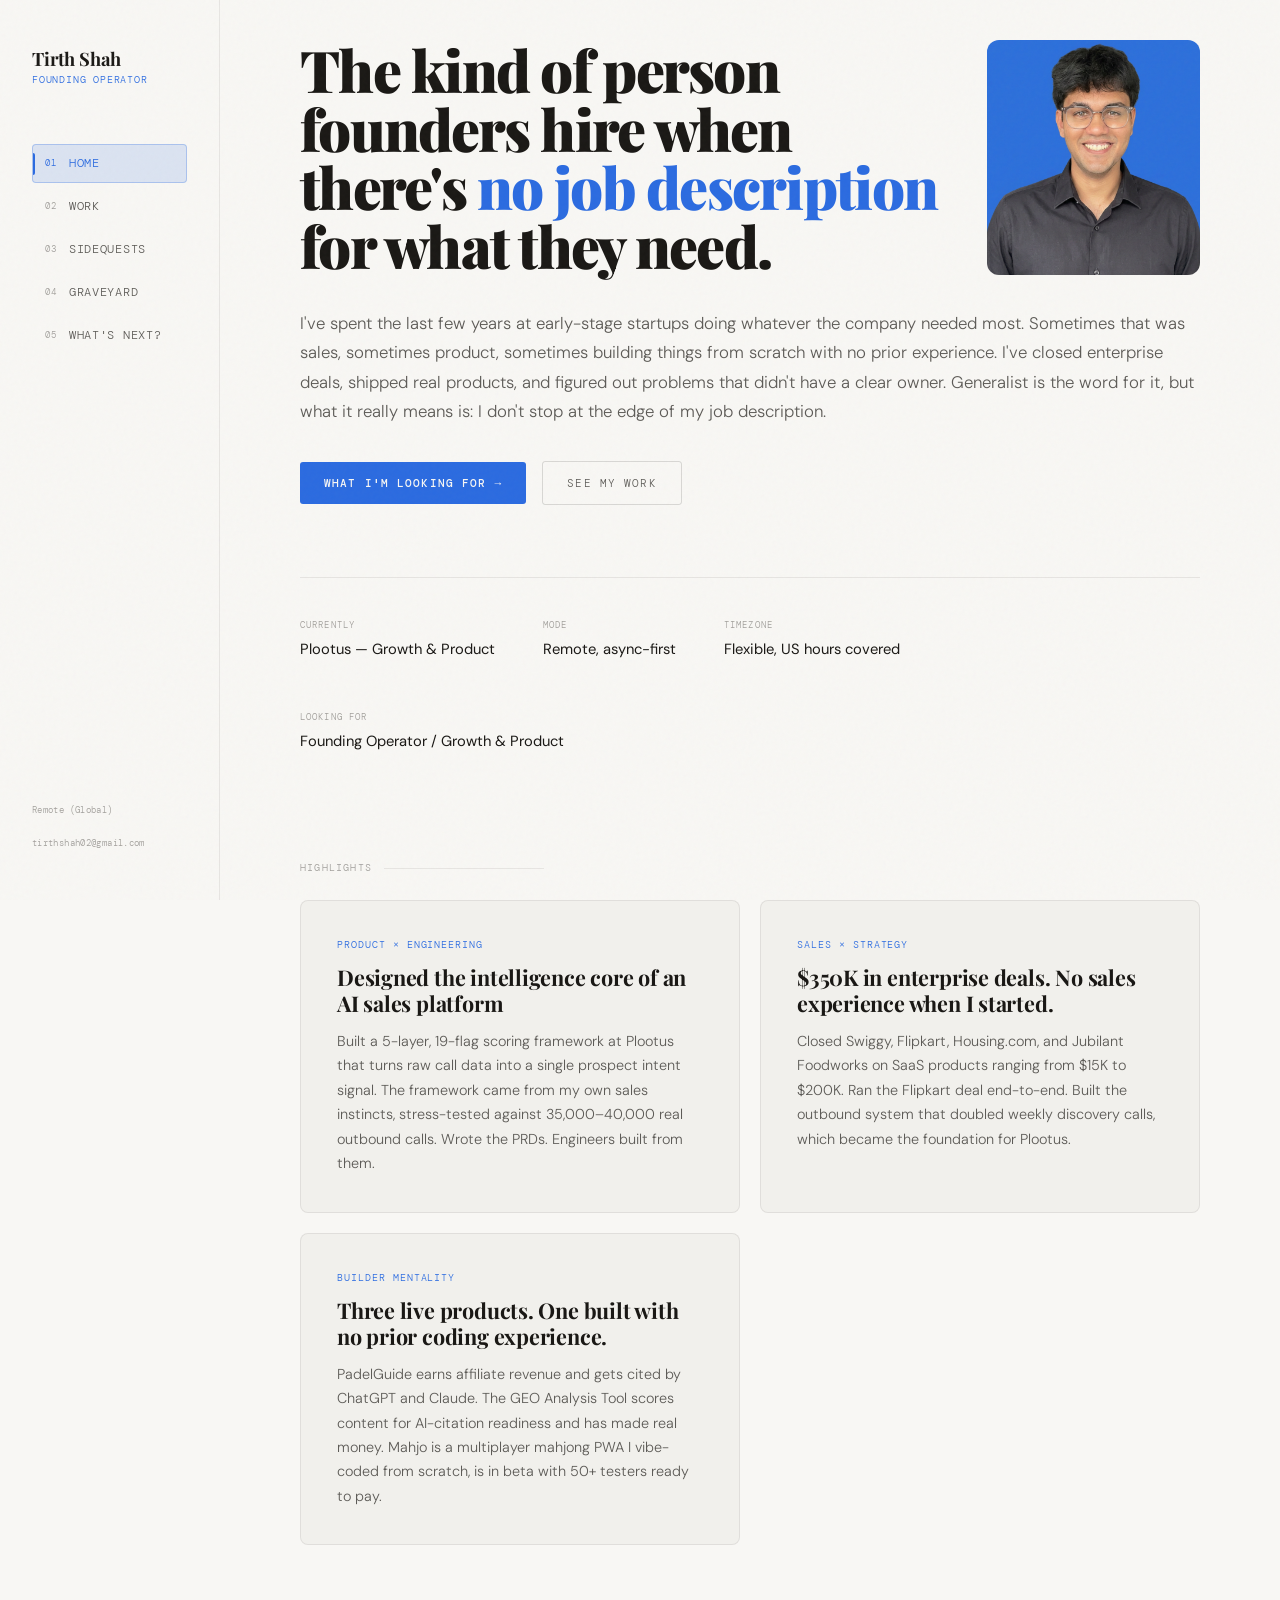
<file: index.html>
<!DOCTYPE html>
<html lang="en">
<head>
  <meta charset="UTF-8" />
  <meta name="viewport" content="width=device-width, initial-scale=1.0" />
  <title>Tirth Shah — Founding Operator</title>
  <meta name="description" content="Tirth Shah. Generalist operator. Builder. Based in Mumbai, working with early-stage US startups." />
  <link rel="stylesheet" href="style.css" />
</head>
<body>

<button class="mobile-nav-toggle" aria-label="Toggle navigation">Menu</button>
<div class="nav-backdrop"></div>

<div class="site-wrap">

  <nav class="site-nav" aria-label="Main navigation">
    <div class="nav-logo">
      <span class="nav-logo__name">Tirth Shah</span>
      <span class="nav-logo__role">Founding Operator</span>
    </div>
    <ul class="nav-links" role="list">
      <li><a href="index.html" class="active"><span class="nav-num">01</span> Home</a></li>
      <li><a href="work.html"><span class="nav-num">02</span> Work</a></li>
      <li><a href="bets.html"><span class="nav-num">03</span> Sidequests</a></li>
      <li><a href="graveyard.html"><span class="nav-num">04</span> Graveyard</a></li>
      <li><a href="now.html"><span class="nav-num">05</span> What's next?</a></li>
    </ul>
    <div class="nav-footer">
      Remote (Global)<br /><br />
      <a href="mailto:tirthshah02@gmail.com">tirthshah02@gmail.com</a>
    </div>
  </nav>

  <main class="site-main">

    <section class="hero">

      <div class="hero-top fade-up fade-up-2">
        <div class="hero-top__left">
          <h1 class="hero-headline">
            The kind of person founders hire when<br />there's <span class="accent-word">no job description</span> for what they need.
          </h1>
        </div>
        <div class="hero-top__right">
          <img src="photo.png" alt="Tirth Shah" class="hero-photo" />
        </div>
      </div>

      <p class="hero-body fade-up fade-up-3">
        I've spent the last few years at early-stage startups doing whatever the company needed most.
        Sometimes that was sales, sometimes product, sometimes building things from scratch with no
        prior experience. I've closed enterprise deals, shipped real products, and figured out problems
        that didn't have a clear owner. Generalist is the word for it, but what it really means is:
        I don't stop at the edge of my job description.
      </p>

      <div class="hero-actions fade-up fade-up-4">
        <a href="now.html" class="btn btn-primary">What I'm looking for →</a>
        <a href="work.html" class="btn btn-ghost">See my work</a>
      </div>

      <div class="hero-credentials fade-up fade-up-5">
        <div class="credential">
          <span class="credential__label">Currently</span>
          <span class="credential__value">Plootus — Growth &amp; Product</span>
        </div>
        <div class="credential">
          <span class="credential__label">Mode</span>
          <span class="credential__value">Remote, async-first</span>
        </div>
        <div class="credential">
          <span class="credential__label">Timezone</span>
          <span class="credential__value">Flexible, US hours covered</span>
        </div>
        <div class="credential">
          <span class="credential__label">Looking for</span>
          <span class="credential__value">Founding Operator / Growth &amp; Product</span>
        </div>
      </div>
    </section>

    <!-- ── QUICK PROOF ── -->
    <section class="section">
      <p class="section-label">Highlights</p>
      <div class="card-grid">

        <div class="card">
          <p class="card-tag">Product × Engineering</p>
          <h3 class="card-title">Designed the intelligence core of an AI sales platform</h3>
          <p class="card-body">
            Built a 5-layer, 19-flag scoring framework at Plootus that turns raw call data
            into a single prospect intent signal. The framework came from my own sales
            instincts, stress-tested against 35,000–40,000 real outbound calls.
            Wrote the PRDs. Engineers built from them.
          </p>
        </div>

        <div class="card">
          <p class="card-tag">Sales × Strategy</p>
          <h3 class="card-title">$350K in enterprise deals. No sales experience when I started.</h3>
          <p class="card-body">
            Closed Swiggy, Flipkart, Housing.com, and Jubilant Foodworks on SaaS products
            ranging from $15K to $200K. Ran the Flipkart deal end-to-end. Built the outbound
            system that doubled weekly discovery calls, which became the foundation for Plootus.
          </p>
        </div>

        <div class="card">
          <p class="card-tag">Builder mentality</p>
          <h3 class="card-title">Three live products. One built with no prior coding experience.</h3>
          <p class="card-body">
            PadelGuide earns affiliate revenue and gets cited by ChatGPT and Claude.
            The GEO Analysis Tool scores content for AI-citation readiness and has made
            real money. Mahjo is a multiplayer mahjong PWA I vibe-coded from scratch,
            is in beta with 50+ testers ready to pay.
          </p>
        </div>

      </div>
    </section>

  </main>
</div>

<script src="script.js"></script>
</body>
</html>
</file>
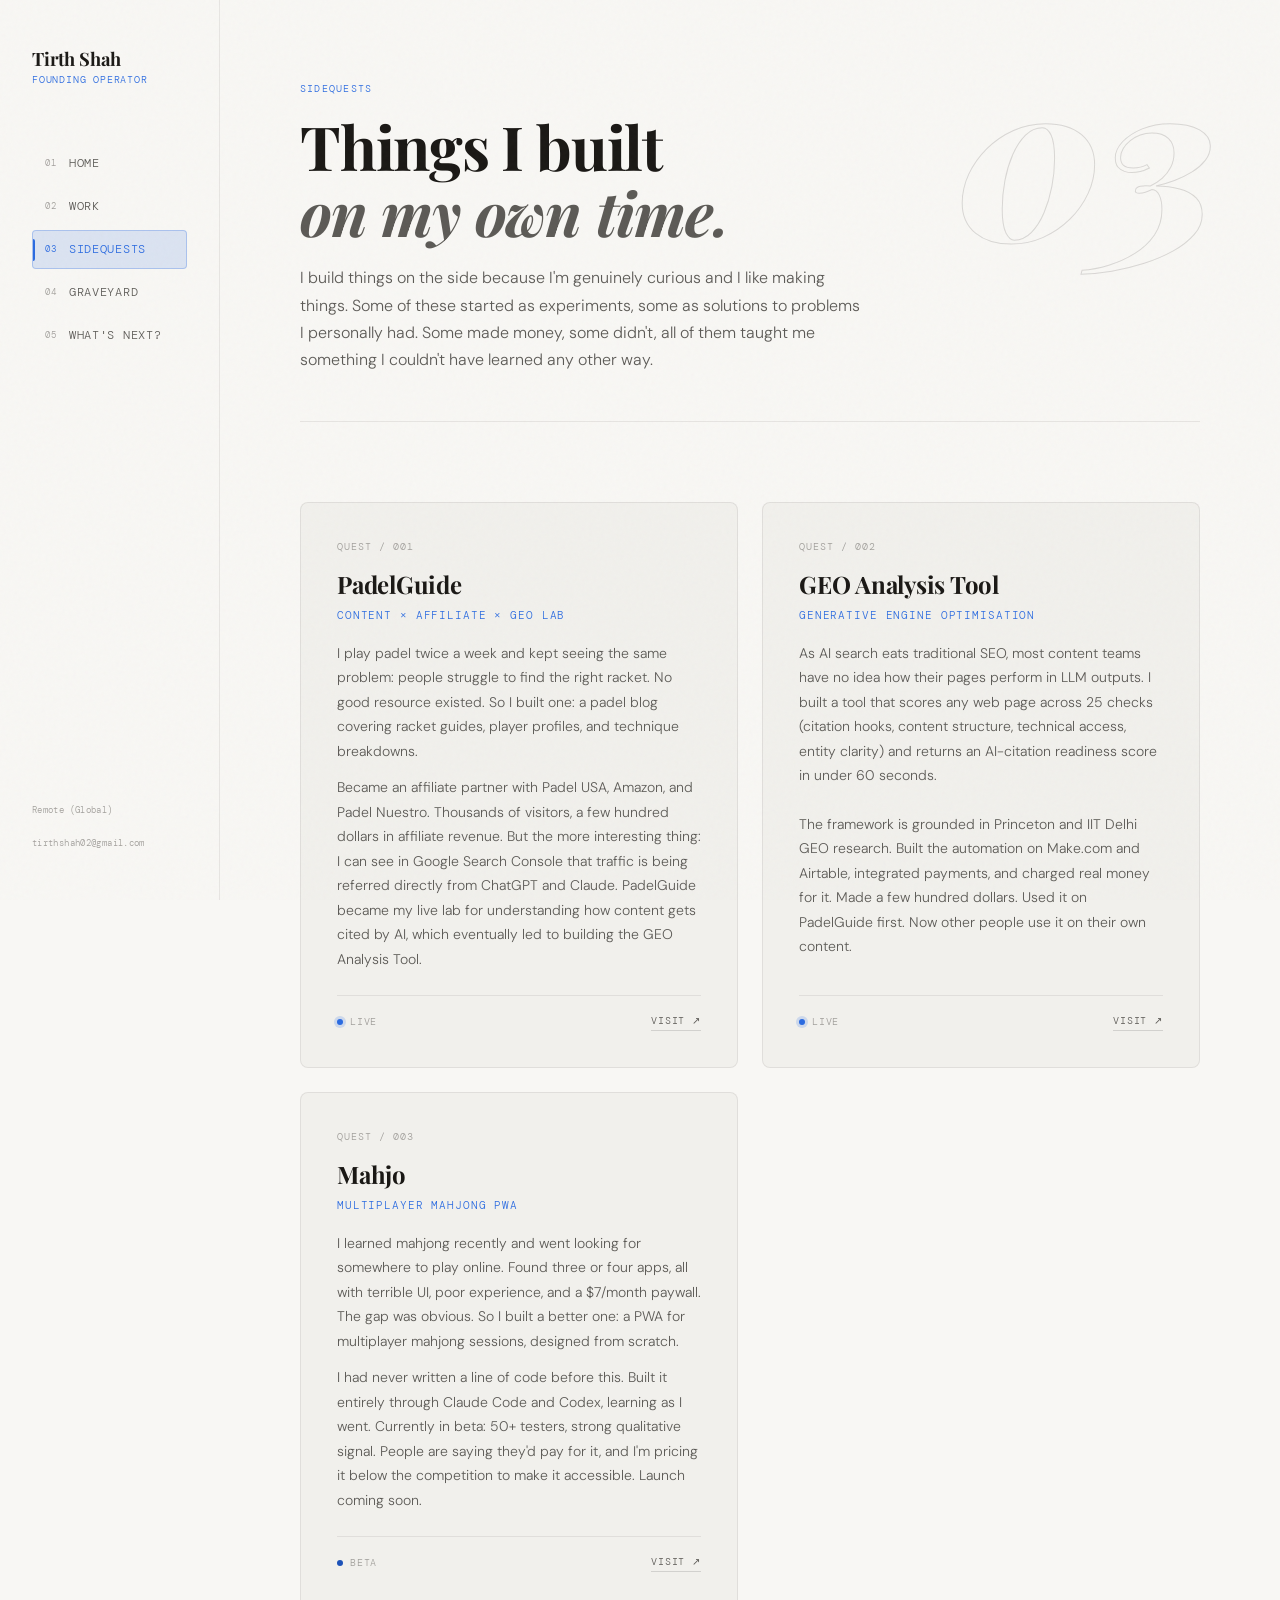
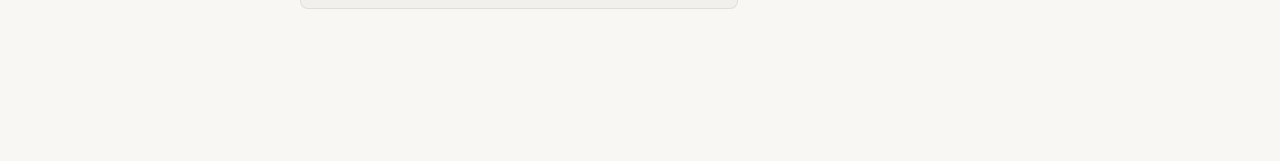
<file: bets.html>
<!DOCTYPE html>
<html lang="en">
<head>
  <meta charset="UTF-8" />
  <meta name="viewport" content="width=device-width, initial-scale=1.0" />
  <title>Sidequests — Tirth Shah</title>
  <meta name="description" content="Tirth Shah's side projects: PadelGuide, Mahjo, and GEO Analysis Tool." />
  <link rel="stylesheet" href="style.css" />
</head>
<body>

<button class="mobile-nav-toggle" aria-label="Toggle navigation">Menu</button>
<div class="nav-backdrop"></div>

<div class="site-wrap">

  <nav class="site-nav" aria-label="Main navigation">
    <div class="nav-logo">
      <span class="nav-logo__name">Tirth Shah</span>
      <span class="nav-logo__role">Founding Operator</span>
    </div>
    <ul class="nav-links" role="list">
      <li><a href="index.html"><span class="nav-num">01</span> Home</a></li>
      <li><a href="work.html"><span class="nav-num">02</span> Work</a></li>
      <li><a href="bets.html" class="active"><span class="nav-num">03</span> Sidequests</a></li>
      <li><a href="graveyard.html"><span class="nav-num">04</span> Graveyard</a></li>
      <li><a href="now.html"><span class="nav-num">05</span> What's next?</a></li>
    </ul>
    <div class="nav-footer">
      Remote (Global)<br /><br />
      <a href="mailto:tirthshah02@gmail.com">tirthshah02@gmail.com</a>
    </div>
  </nav>

  <main class="site-main">

    <header class="page-header fade-up fade-up-1">
      <div class="page-chapter" aria-hidden="true">03</div>
      <p class="page-tag">Sidequests</p>
      <h1 class="page-title">Things I built<br /><em>on my own time.</em></h1>
      <p class="page-subtitle">
        I build things on the side because I'm genuinely curious and I like making things.
        Some of these started as experiments, some as solutions to problems I personally had.
        Some made money, some didn't, all of them taught me something I couldn't have learned
        any other way.
      </p>
    </header>

    <section class="section fade-up fade-up-2">
      <div class="bets-grid">

        <!-- PadelGuide -->
        <div class="bet-card">
          <p class="bet-number">QUEST / 001</p>
          <h2 class="bet-title">PadelGuide</h2>
          <p class="bet-subtitle">Content × Affiliate × GEO Lab</p>
          <p class="bet-body">
            I play padel twice a week and kept seeing the same problem: people struggle to
            find the right racket. No good resource existed. So I built one: a padel blog
            covering racket guides, player profiles, and technique breakdowns.
          </p>
          <p class="bet-body" style="margin-top: 12px;">
            Became an affiliate partner with Padel USA, Amazon, and Padel Nuestro.
            Thousands of visitors, a few hundred dollars in affiliate revenue.
            But the more interesting thing: I can see in Google Search Console that
            traffic is being referred directly from ChatGPT and Claude. PadelGuide
            became my live lab for understanding how content gets cited by AI,
            which eventually led to building the GEO Analysis Tool.
          </p>
          <div class="bet-footer">
            <div class="bet-status">
              <div class="bet-status-dot live"></div>
              Live
            </div>
            <a href="https://padelguide.co" target="_blank" rel="noopener" class="bet-link">Visit ↗</a>
          </div>
        </div>

        <!-- GEO Tool -->
        <div class="bet-card">
          <p class="bet-number">QUEST / 002</p>
          <h2 class="bet-title">GEO Analysis Tool</h2>
          <p class="bet-subtitle">Generative Engine Optimisation</p>
          <p class="bet-body">
            As AI search eats traditional SEO, most content teams have no idea how their
            pages perform in LLM outputs. I built a tool that scores any web page across
            25 checks (citation hooks, content structure, technical access, entity clarity)
            and returns an AI-citation readiness score in under 60 seconds.
          </p>
          <p class="bet-body" style="margin-top: 12px;">
            The framework is grounded in Princeton and IIT Delhi GEO research. Built the
            automation on Make.com and Airtable, integrated payments, and charged real money
            for it. Made a few hundred dollars. Used it on PadelGuide first. Now other
            people use it on their own content.
          </p>
          <div class="bet-footer">
            <div class="bet-status">
              <div class="bet-status-dot live"></div>
              Live
            </div>
            <a href="https://geoanalysistool.com" target="_blank" rel="noopener" class="bet-link">Visit ↗</a>
          </div>
        </div>

        <!-- Mahjo -->
        <div class="bet-card">
          <p class="bet-number">QUEST / 003</p>
          <h2 class="bet-title">Mahjo</h2>
          <p class="bet-subtitle">Multiplayer Mahjong PWA</p>
          <p class="bet-body">
            I learned mahjong recently and went looking for somewhere to play online.
            Found three or four apps, all with terrible UI, poor experience, and a $7/month
            paywall. The gap was obvious. So I built a better one: a PWA for multiplayer
            mahjong sessions, designed from scratch.
          </p>
          <p class="bet-body" style="margin-top: 12px;">
            I had never written a line of code before this. Built it entirely through
            Claude Code and Codex, learning as I went. Currently in beta: 50+ testers,
            strong qualitative signal. People are saying they'd pay for it, and I'm
            pricing it below the competition to make it accessible. Launch coming soon.
          </p>
          <div class="bet-footer">
            <div class="bet-status">
              <div class="bet-status-dot" style="background: var(--accent-dim);"></div>
              Beta
            </div>
            <a href="https://mahjo.app" target="_blank" rel="noopener" class="bet-link">Visit ↗</a>
          </div>
        </div>

      </div>
    </section>


  </main>
</div>

<script src="script.js"></script>
</body>
</html>
</file>
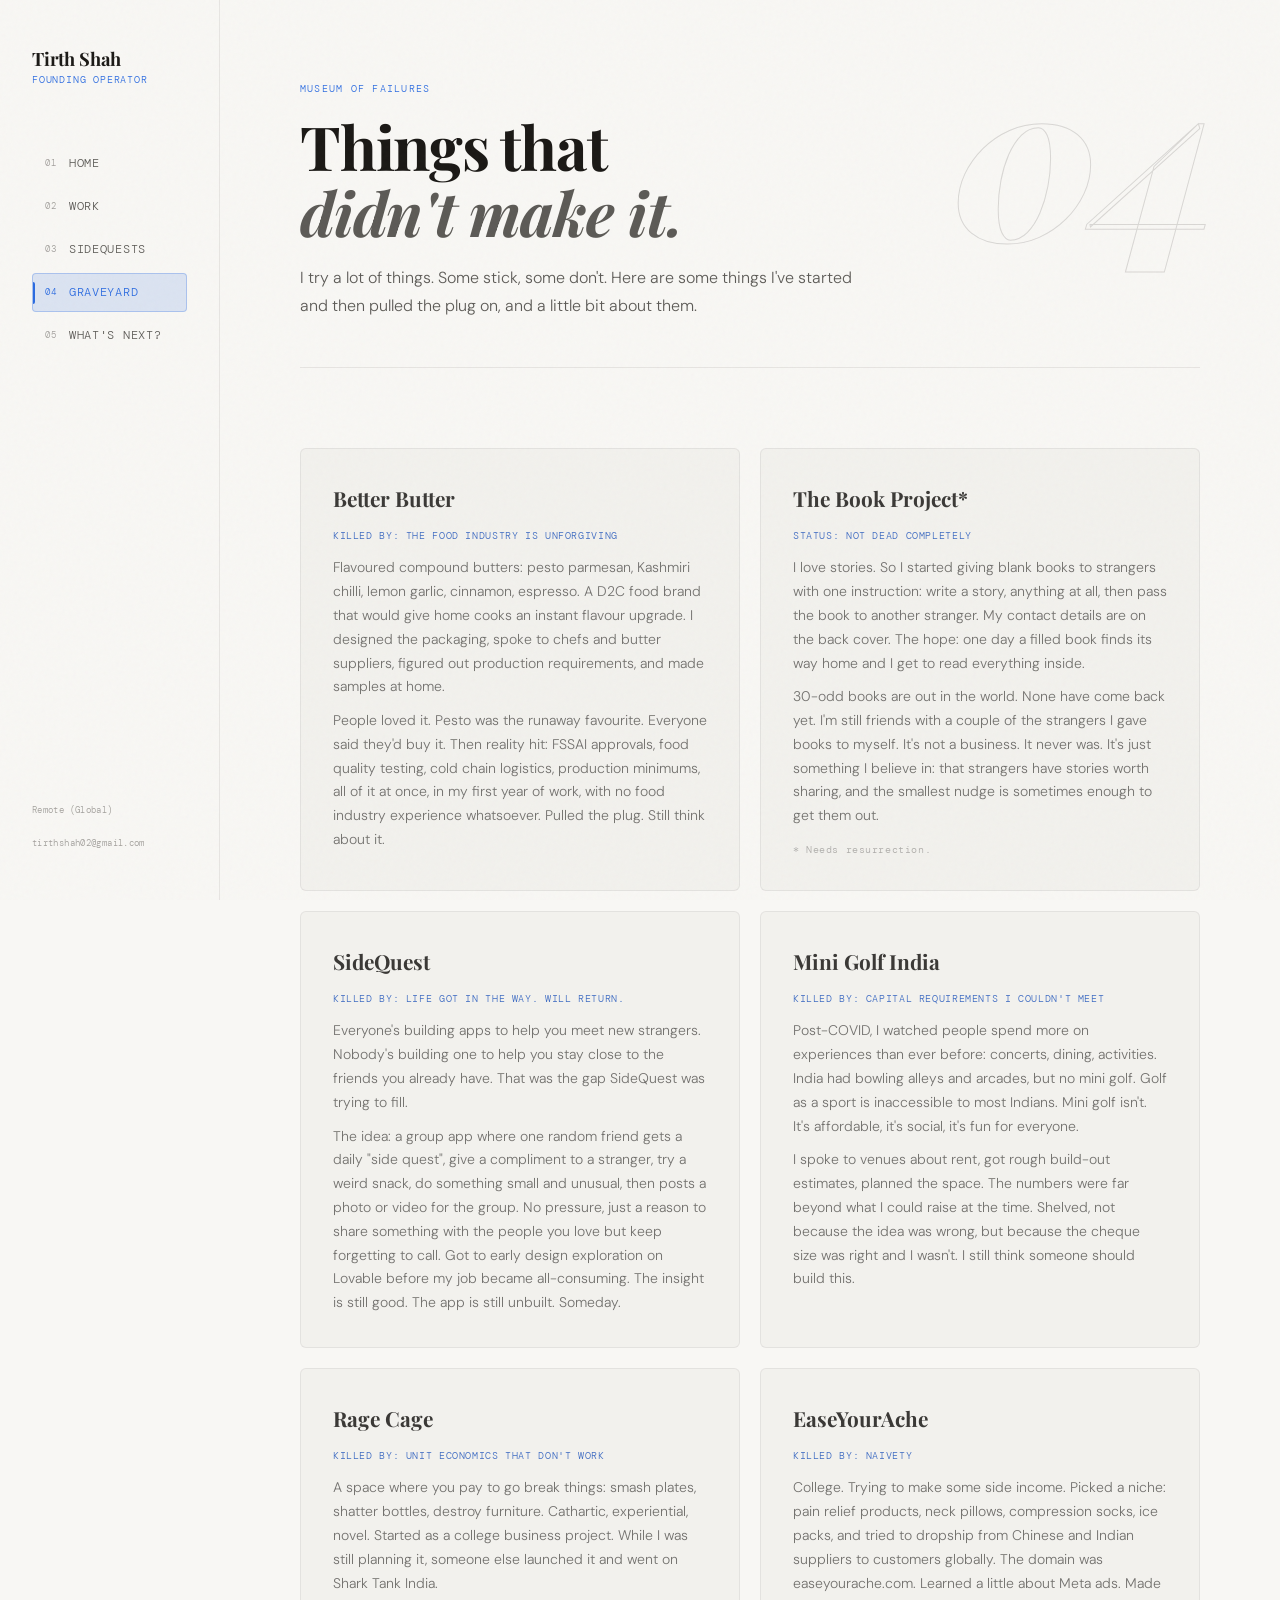
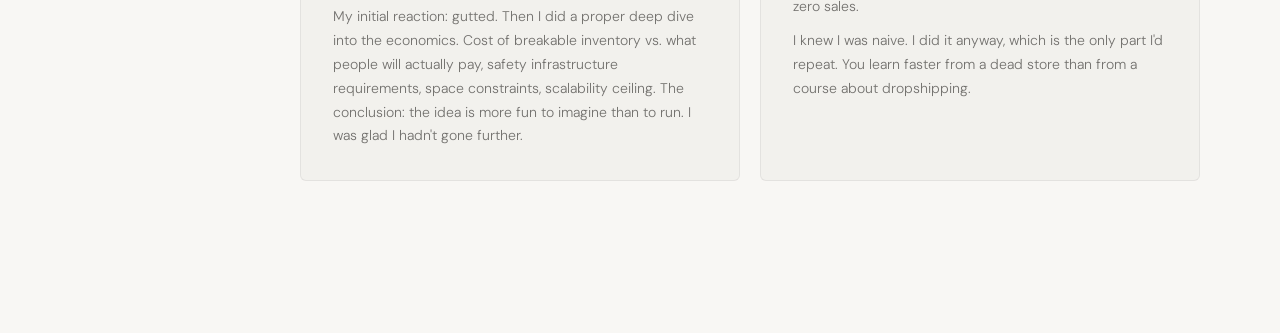
<file: graveyard.html>
<!DOCTYPE html>
<html lang="en">
<head>
  <meta charset="UTF-8" />
  <meta name="viewport" content="width=device-width, initial-scale=1.0" />
  <title>Graveyard — Tirth Shah</title>
  <meta name="description" content="Tirth Shah's museum of failures. Projects started, lessons learned, no regrets." />
  <link rel="stylesheet" href="style.css" />
  <style>
    .grave-card.starred {
      border-color: rgba(200, 240, 74, 0.2);
    }
    .grave-card.starred:hover {
      border-color: rgba(200, 240, 74, 0.4);
    }
    .star-badge {
      display: inline-flex;
      align-items: center;
      gap: 6px;
      font-family: var(--font-mono);
      font-size: 0.58rem;
      letter-spacing: 0.1em;
      text-transform: uppercase;
      color: var(--accent);
      margin-bottom: 12px;
    }
    .grave-card.starred .grave-title {
      text-decoration: none;
      color: var(--text);
    }
    .grave-card.starred .grave-cause {
      color: var(--accent);
    }
  </style>
</head>
<body>

<button class="mobile-nav-toggle" aria-label="Toggle navigation">Menu</button>
<div class="nav-backdrop"></div>

<div class="site-wrap">

  <nav class="site-nav" aria-label="Main navigation">
    <div class="nav-logo">
      <span class="nav-logo__name">Tirth Shah</span>
      <span class="nav-logo__role">Founding Operator</span>
    </div>
    <ul class="nav-links" role="list">
      <li><a href="index.html"><span class="nav-num">01</span> Home</a></li>
      <li><a href="work.html"><span class="nav-num">02</span> Work</a></li>
      <li><a href="bets.html"><span class="nav-num">03</span> Sidequests</a></li>
      <li><a href="graveyard.html" class="active"><span class="nav-num">04</span> Graveyard</a></li>
      <li><a href="now.html"><span class="nav-num">05</span> What's next?</a></li>
    </ul>
    <div class="nav-footer">
      Remote (Global)<br /><br />
      <a href="mailto:tirthshah02@gmail.com">tirthshah02@gmail.com</a>
    </div>
  </nav>

  <main class="site-main">

    <header class="page-header fade-up fade-up-1">
      <div class="page-chapter" aria-hidden="true">04</div>
      <p class="page-tag">Museum of failures</p>
      <h1 class="page-title">Things that<br /><em>didn't make it.</em></h1>
      <p class="page-subtitle">
        I try a lot of things. Some stick, some don't. Here are some things I've started
        and then pulled the plug on, and a little bit about them.
      </p>
    </header>

    <!-- ── GRAVES ── -->
    <section class="section fade-up fade-up-2">

      <div class="grave-grid">

        <!-- Better Butter -->
        <div class="grave-card">
          <h3 class="grave-title">Better Butter</h3>
          <p class="grave-cause">Killed by: The food industry is unforgiving</p>
          <p class="grave-body">
            Flavoured compound butters: pesto parmesan, Kashmiri chilli, lemon garlic,
            cinnamon, espresso. A D2C food brand that would give home cooks an instant
            flavour upgrade. I designed the packaging, spoke to chefs and butter suppliers,
            figured out production requirements, and made samples at home.
          </p>
          <p class="grave-body" style="margin-top: 10px;">
            People loved it. Pesto was the runaway favourite. Everyone said they'd buy it.
            Then reality hit: FSSAI approvals, food quality testing, cold chain logistics,
            production minimums, all of it at once, in my first year of work, with no
            food industry experience whatsoever. Pulled the plug. Still think about it.
          </p>
        </div>

        <!-- The Book Project -->
        <div class="grave-card">
          <h3 class="grave-title">The Book Project*</h3>
          <p class="grave-cause">Status: Not dead completely</p>
          <p class="grave-body">
            I love stories. So I started giving blank books to strangers with one instruction:
            write a story, anything at all, then pass the book to another stranger.
            My contact details are on the back cover. The hope: one day a filled book finds
            its way home and I get to read everything inside.
          </p>
          <p class="grave-body" style="margin-top: 10px;">
            30-odd books are out in the world. None have come back yet. I'm still friends
            with a couple of the strangers I gave books to myself. It's not a business.
            It never was. It's just something I believe in: that strangers have stories
            worth sharing, and the smallest nudge is sometimes enough to get them out.
          </p>
          <p style="margin-top: 14px; font-family: var(--font-mono); font-size: 0.6rem; letter-spacing: 0.06em; color: var(--text-dimmer);">* Needs resurrection.</p>
        </div>

        <!-- SideQuest -->
        <div class="grave-card">
          <h3 class="grave-title">SideQuest</h3>
          <p class="grave-cause">Killed by: Life got in the way. Will return.</p>
          <p class="grave-body">
            Everyone's building apps to help you meet new strangers. Nobody's building
            one to help you stay close to the friends you already have. That was the gap
            SideQuest was trying to fill.
          </p>
          <p class="grave-body" style="margin-top: 10px;">
            The idea: a group app where one random friend gets a daily "side quest",
            give a compliment to a stranger, try a weird snack, do something small and
            unusual, then posts a photo or video for the group. No pressure, just a reason
            to share something with the people you love but keep forgetting to call.
            Got to early design exploration on Lovable before my job became all-consuming.
            The insight is still good. The app is still unbuilt. Someday.
          </p>
        </div>

        <!-- Mini Golf -->
        <div class="grave-card">
          <h3 class="grave-title">Mini Golf India</h3>
          <p class="grave-cause">Killed by: Capital requirements I couldn't meet</p>
          <p class="grave-body">
            Post-COVID, I watched people spend more on experiences than ever before:
            concerts, dining, activities. India had bowling alleys and arcades, but no
            mini golf. Golf as a sport is inaccessible to most Indians. Mini golf isn't.
            It's affordable, it's social, it's fun for everyone.
          </p>
          <p class="grave-body" style="margin-top: 10px;">
            I spoke to venues about rent, got rough build-out estimates, planned the space.
            The numbers were far beyond what I could raise at the time. Shelved, not because
            the idea was wrong, but because the cheque size was right and I wasn't.
            I still think someone should build this.
          </p>
        </div>

        <!-- Rage Cage -->
        <div class="grave-card">
          <h3 class="grave-title">Rage Cage</h3>
          <p class="grave-cause">Killed by: Unit economics that don't work</p>
          <p class="grave-body">
            A space where you pay to go break things: smash plates, shatter bottles,
            destroy furniture. Cathartic, experiential, novel. Started as a college
            business project. While I was still planning it, someone else launched it
            and went on Shark Tank India.
          </p>
          <p class="grave-body" style="margin-top: 10px;">
            My initial reaction: gutted. Then I did a proper deep dive into the economics.
            Cost of breakable inventory vs. what people will actually pay, safety
            infrastructure requirements, space constraints, scalability ceiling.
            The conclusion: the idea is more fun to imagine than to run.
            I was glad I hadn't gone further.
          </p>
        </div>

        <!-- Dropshipping -->
        <div class="grave-card">
          <h3 class="grave-title">EaseYourAche</h3>
          <p class="grave-cause">Killed by: Naivety</p>
          <p class="grave-body">
            College. Trying to make some side income. Picked a niche: pain relief products,
            neck pillows, compression socks, ice packs, and tried to dropship from
            Chinese and Indian suppliers to customers globally. The domain was easeyourache.com.
            Learned a little about Meta ads. Made zero sales.
          </p>
          <p class="grave-body" style="margin-top: 10px;">
            I knew I was naive. I did it anyway, which is the only part
            I'd repeat. You learn faster from a dead store than from a course about dropshipping.
          </p>
        </div>

      </div>
    </section>


  </main>
</div>

<script src="script.js"></script>
</body>
</html>
</file>
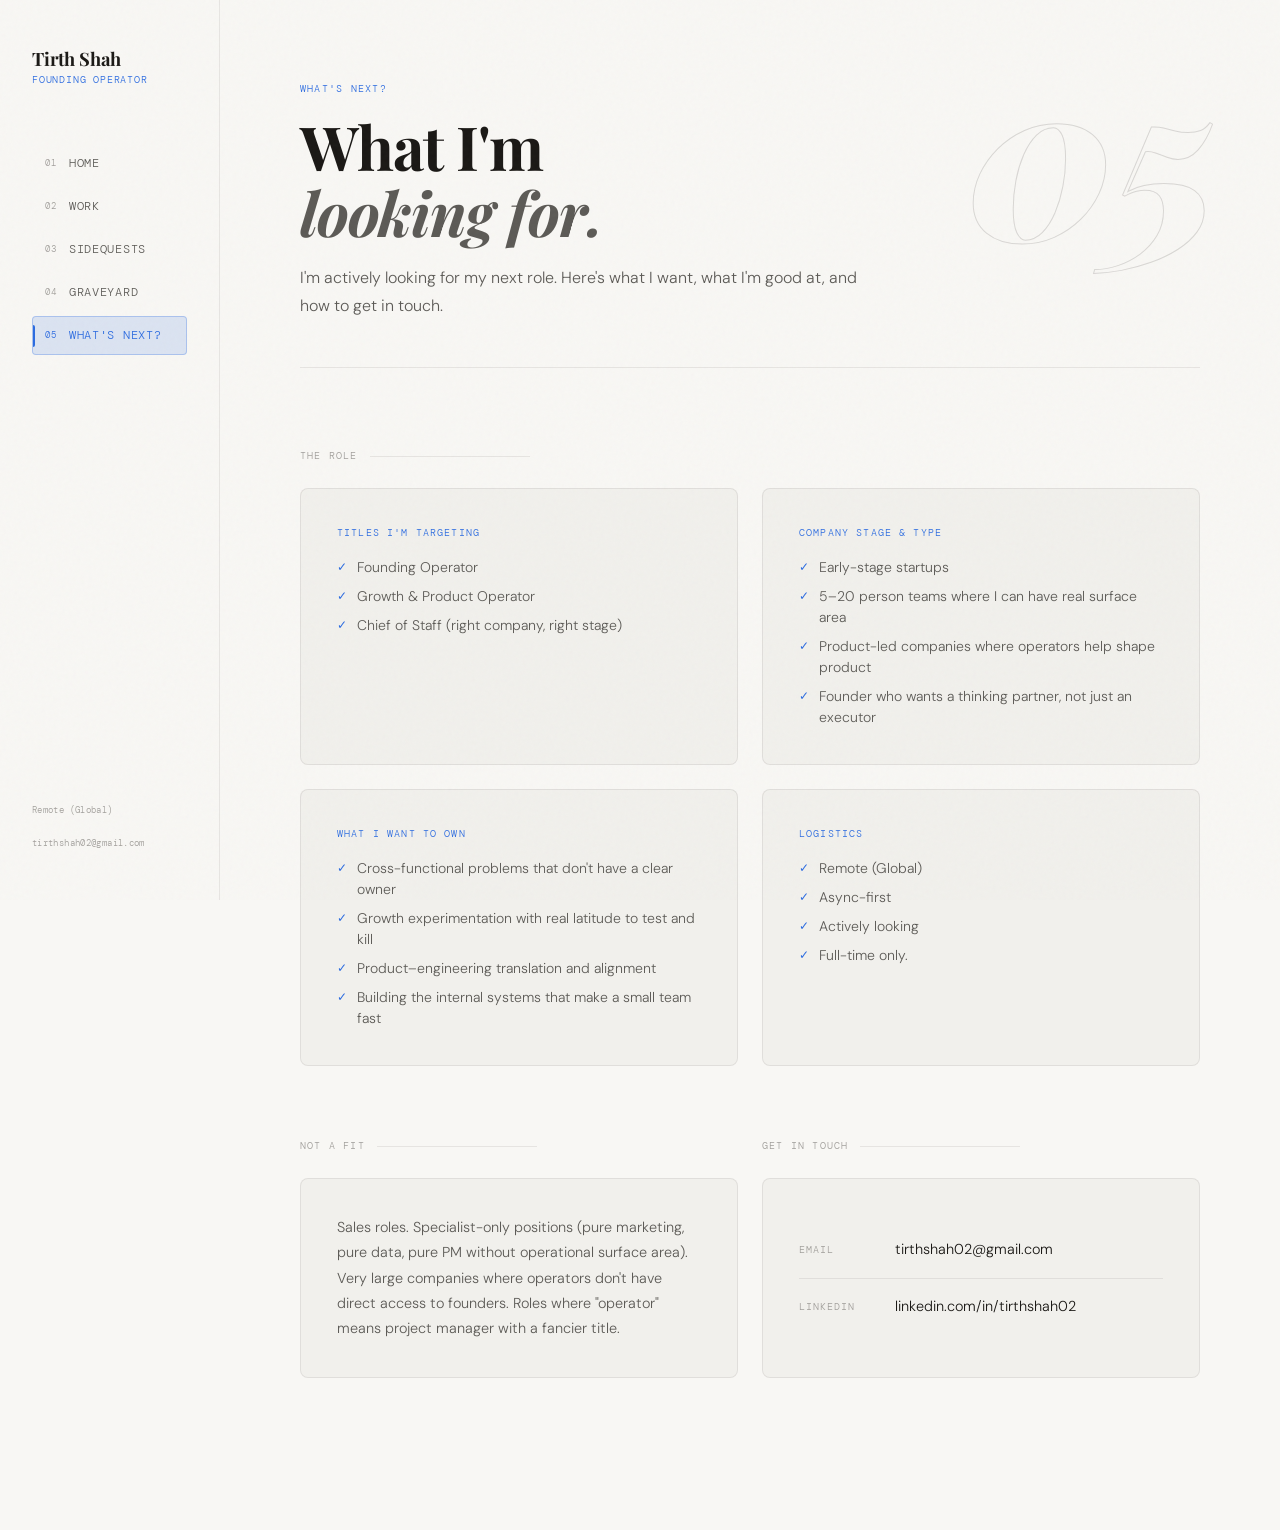
<file: now.html>
<!DOCTYPE html>
<html lang="en">
<head>
  <meta charset="UTF-8" />
  <meta name="viewport" content="width=device-width, initial-scale=1.0" />
  <title>What's next? — Tirth Shah</title>
  <meta name="description" content="What Tirth Shah is looking for right now. Founding Operator, Growth & Product roles at early-stage US startups." />
  <link rel="stylesheet" href="style.css" />
</head>
<body>

<button class="mobile-nav-toggle" aria-label="Toggle navigation">Menu</button>
<div class="nav-backdrop"></div>

<div class="site-wrap">

  <nav class="site-nav" aria-label="Main navigation">
    <div class="nav-logo">
      <span class="nav-logo__name">Tirth Shah</span>
      <span class="nav-logo__role">Founding Operator</span>
    </div>
    <ul class="nav-links" role="list">
      <li><a href="index.html"><span class="nav-num">01</span> Home</a></li>
      <li><a href="work.html"><span class="nav-num">02</span> Work</a></li>
      <li><a href="bets.html"><span class="nav-num">03</span> Sidequests</a></li>
      <li><a href="graveyard.html"><span class="nav-num">04</span> Graveyard</a></li>
      <li><a href="now.html" class="active"><span class="nav-num">05</span> What's next?</a></li>
    </ul>
    <div class="nav-footer">
      Remote (Global)<br /><br />
      <a href="mailto:tirthshah02@gmail.com">tirthshah02@gmail.com</a>
    </div>
  </nav>

  <main class="site-main">

    <header class="page-header fade-up fade-up-1">
      <div class="page-chapter" aria-hidden="true">05</div>
      <p class="page-tag">What's next?</p>
      <h1 class="page-title">What I'm<br /><em>looking for.</em></h1>
      <p class="page-subtitle">
        I'm actively looking for my next role. 
        Here's what I want, what I'm good at, and how to get in touch.
      </p>
    </header>

    <!-- ── WHAT I'M LOOKING FOR ── -->
    <section class="section fade-up fade-up-2">
      <p class="section-label">The role</p>

      <div class="now-grid">

        <div class="now-block">
          <p class="now-block__label">Titles I'm targeting</p>
          <div class="looking-for-list">
            <div class="looking-for-item">Founding Operator</div>
            <div class="looking-for-item">Growth &amp; Product Operator</div>
            <div class="looking-for-item">Chief of Staff (right company, right stage)</div>
          </div>
        </div>

        <div class="now-block">
          <p class="now-block__label">Company stage &amp; type</p>
          <div class="looking-for-list">
            <div class="looking-for-item">Early-stage startups</div>
            <div class="looking-for-item">5–20 person teams where I can have real surface area</div>
            <div class="looking-for-item">Product-led companies where operators help shape product</div>
            <div class="looking-for-item">Founder who wants a thinking partner, not just an executor</div>
          </div>
        </div>

        <div class="now-block">
          <p class="now-block__label">What I want to own</p>
          <div class="looking-for-list">
            <div class="looking-for-item">Cross-functional problems that don't have a clear owner</div>
            <div class="looking-for-item">Growth experimentation with real latitude to test and kill</div>
            <div class="looking-for-item">Product–engineering translation and alignment</div>
            <div class="looking-for-item">Building the internal systems that make a small team fast</div>
          </div>
        </div>

        <div class="now-block">
          <p class="now-block__label">Logistics</p>
          <div class="looking-for-list">
            <div class="looking-for-item">Remote (Global)</div>
            <div class="looking-for-item">Async-first</div>
            <div class="looking-for-item">Actively looking</div>
            <div class="looking-for-item">Full-time only.</div>
          </div>
        </div>

      </div>
    </section>

    <!-- ── BOTTOM TWO-COL ── -->
    <section class="section fade-up fade-up-3">
      <div class="now-grid">

        <div style="display: flex; flex-direction: column;">
          <p class="section-label">Not a fit</p>
          <div class="now-block" style="flex: 1;">
            <p class="now-block__body">
              Sales roles. Specialist-only positions (pure marketing, pure data, pure PM without operational surface area).
              Very large companies where operators don't have direct access to founders.
              Roles where "operator" means project manager with a fancier title.
            </p>
          </div>
        </div>

        <div style="display: flex; flex-direction: column;">
          <p class="section-label">Get in touch</p>
          <div class="now-block" style="flex: 1; display: flex; flex-direction: column; justify-content: center;">
            <div class="contact-line">
              <span class="contact-line__platform">Email</span>
              <span class="contact-line__value">
                <a href="mailto:tirthshah02@gmail.com">tirthshah02@gmail.com</a>
              </span>
            </div>
            <div class="contact-line">
              <span class="contact-line__platform">LinkedIn</span>
              <span class="contact-line__value">
                <a href="https://linkedin.com/in/tirthshah02" target="_blank" rel="noopener">linkedin.com/in/tirthshah02</a>
              </span>
            </div>
          </div>
        </div>

      </div>
    </section>


  </main>
</div>

<script src="script.js"></script>
</body>
</html>
</file>
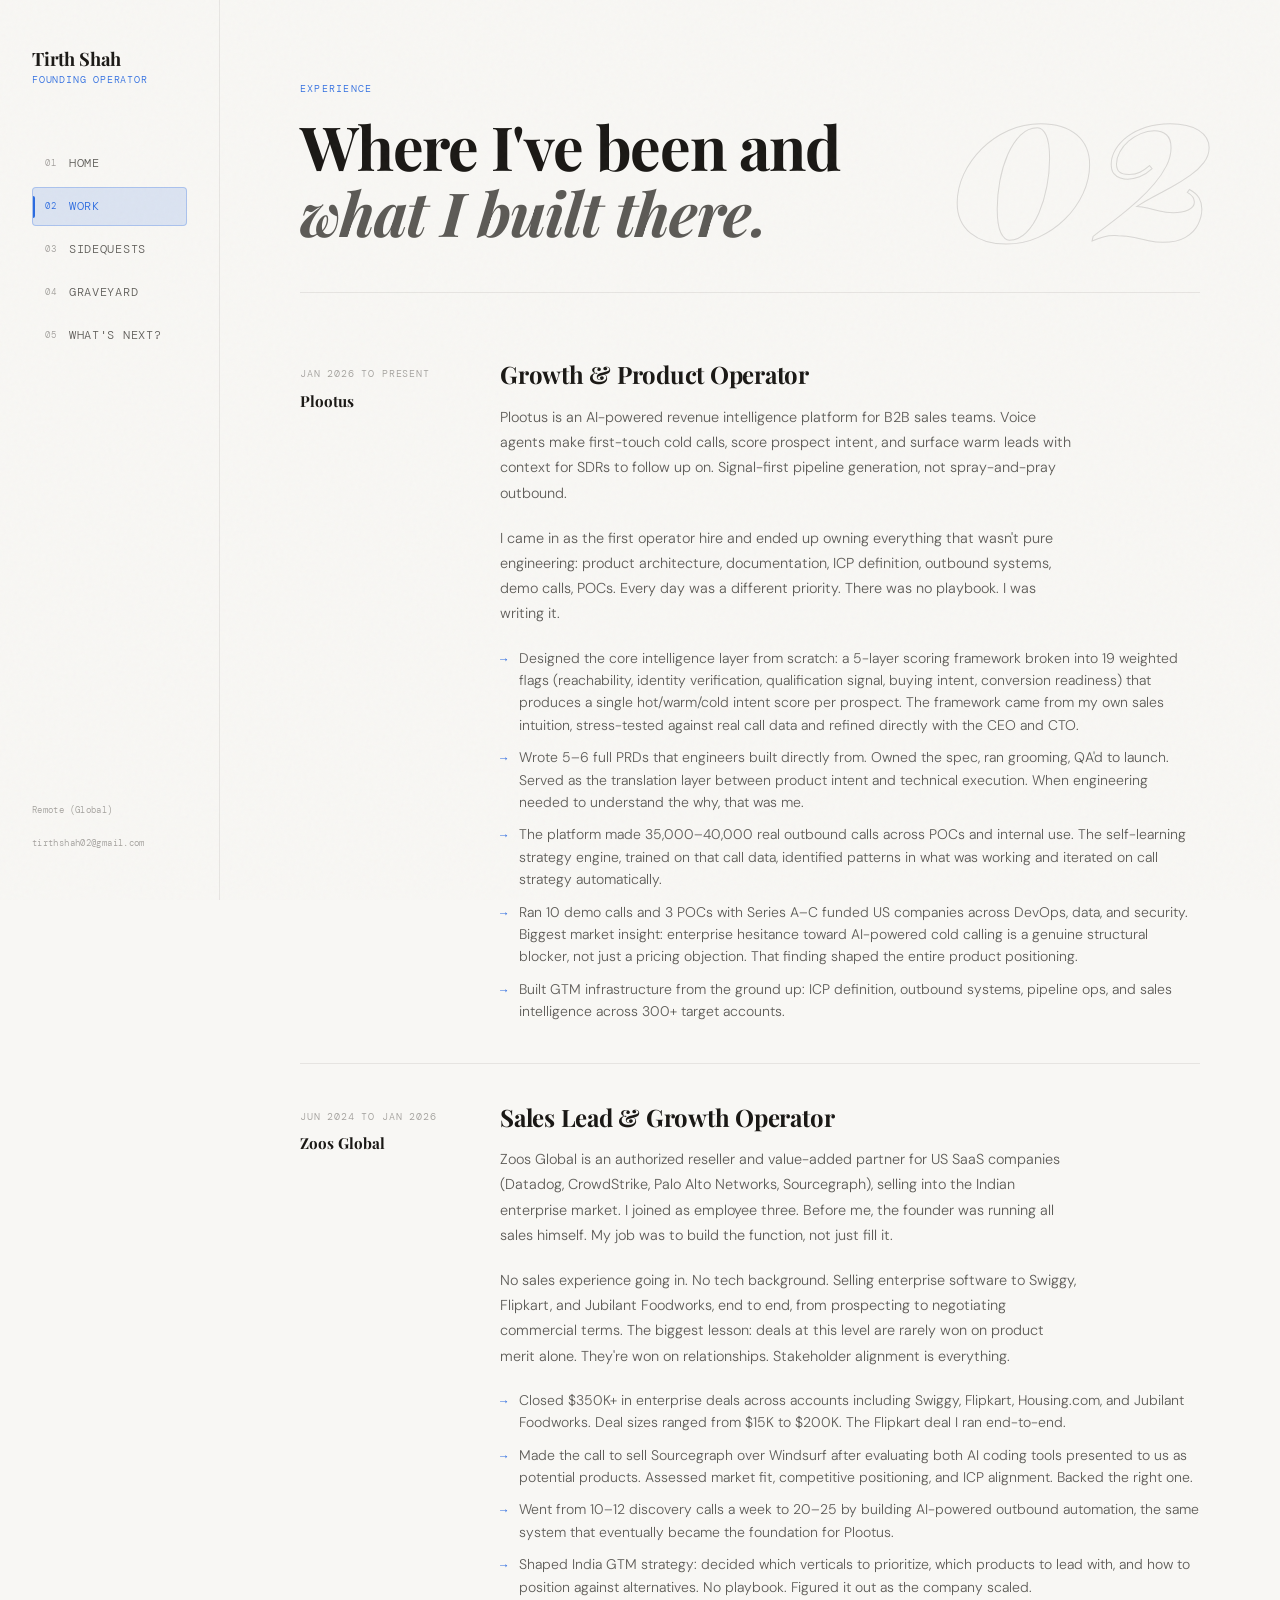
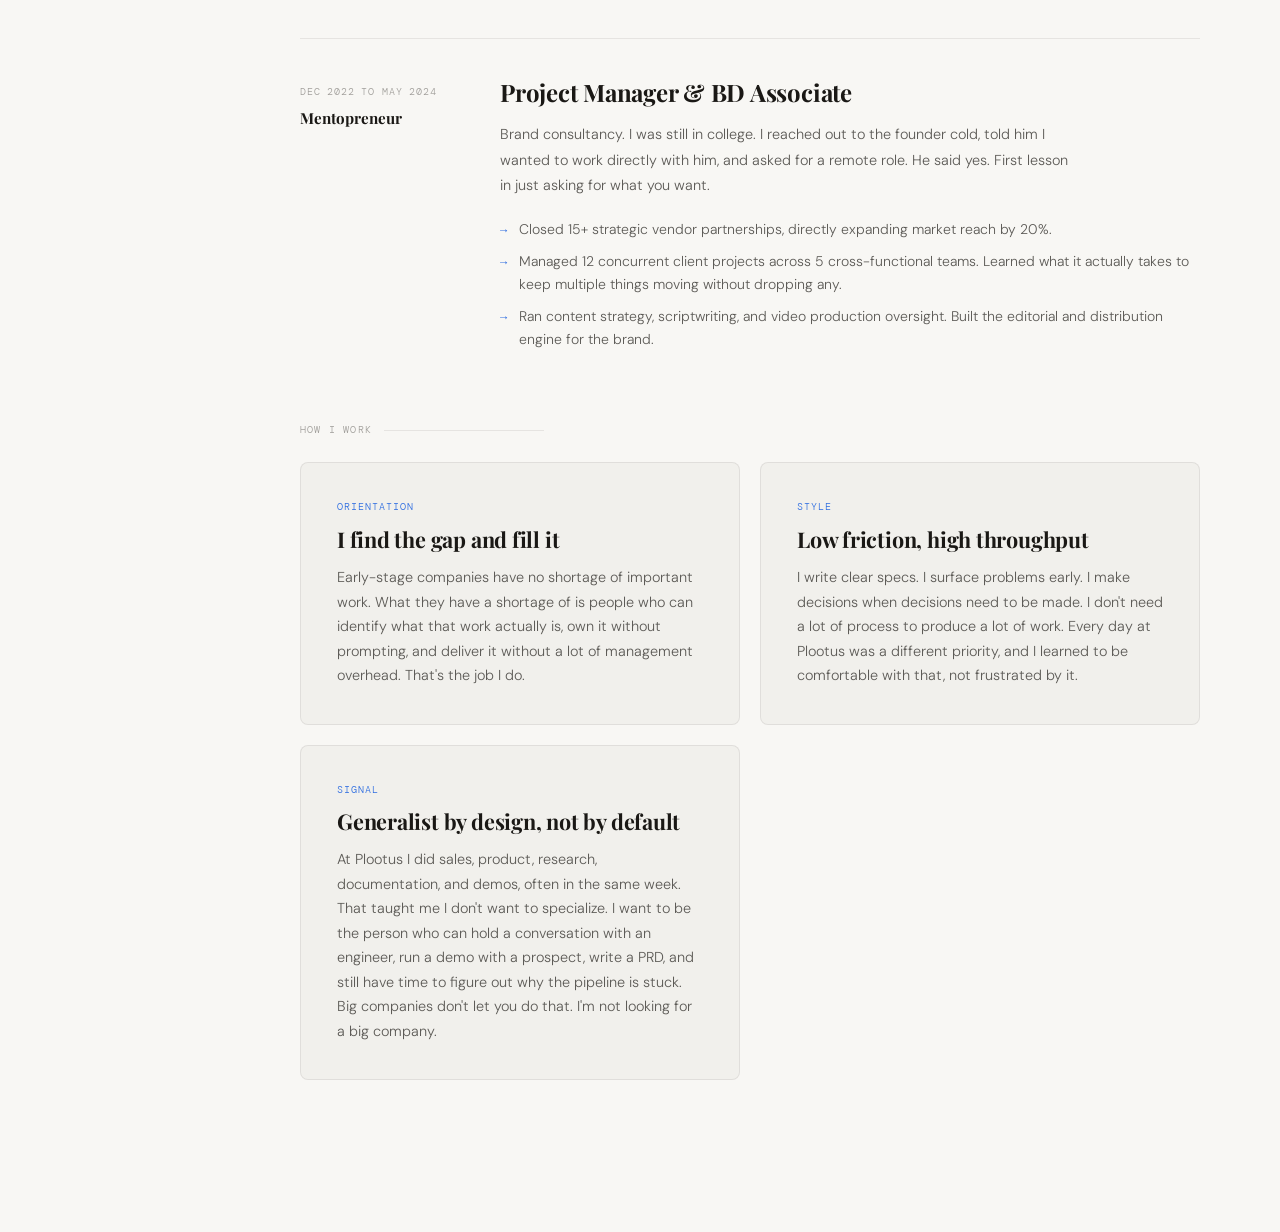
<file: work.html>
<!DOCTYPE html>
<html lang="en">
<head>
  <meta charset="UTF-8" />
  <meta name="viewport" content="width=device-width, initial-scale=1.0" />
  <title>Work — Tirth Shah</title>
  <meta name="description" content="Tirth Shah's work history. Product and growth operator at Plootus and Zoos Global." />
  <link rel="stylesheet" href="style.css" />
</head>
<body>

<button class="mobile-nav-toggle" aria-label="Toggle navigation">Menu</button>
<div class="nav-backdrop"></div>

<div class="site-wrap">

  <nav class="site-nav" aria-label="Main navigation">
    <div class="nav-logo">
      <span class="nav-logo__name">Tirth Shah</span>
      <span class="nav-logo__role">Founding Operator</span>
    </div>
    <ul class="nav-links" role="list">
      <li><a href="index.html"><span class="nav-num">01</span> Home</a></li>
      <li><a href="work.html" class="active"><span class="nav-num">02</span> Work</a></li>
      <li><a href="bets.html"><span class="nav-num">03</span> Sidequests</a></li>
      <li><a href="graveyard.html"><span class="nav-num">04</span> Graveyard</a></li>
      <li><a href="now.html"><span class="nav-num">05</span> What's next?</a></li>
    </ul>
    <div class="nav-footer">
      Remote (Global)<br /><br />
      <a href="mailto:tirthshah02@gmail.com">tirthshah02@gmail.com</a>
    </div>
  </nav>

  <main class="site-main">

    <header class="page-header fade-up fade-up-1" style="margin-bottom: 28px;">
      <div class="page-chapter" aria-hidden="true">02</div>
      <p class="page-tag">Experience</p>
      <h1 class="page-title">Where I've been and<br /><em>what I built there.</em></h1>
    </header>

    <section class="section fade-up fade-up-2">
      <div class="timeline">

        <!-- Plootus -->
        <div class="timeline-item">
          <div class="timeline-left">
            <p class="timeline-date">Jan 2026 to Present</p>
            <p class="timeline-company">Plootus</p>
          </div>
          <div class="timeline-right">
            <h2 class="timeline-role">Growth &amp; Product Operator</h2>
            <p class="timeline-body">
              Plootus is an AI-powered revenue intelligence platform for B2B sales teams. Voice agents make first-touch cold calls, score prospect intent, and surface
              warm leads with context for SDRs to follow up on. Signal-first pipeline generation,
              not spray-and-pray outbound.
            </p>
            <p class="timeline-body">
              I came in as the first operator hire and ended up owning everything that wasn't
              pure engineering: product architecture, documentation, ICP definition, outbound
              systems, demo calls, POCs. Every day was a different priority. There was no
              playbook. I was writing it.
            </p>

            <div class="proof-list">
              <div class="proof-item">
                Designed the core intelligence layer from scratch: a 5-layer scoring framework
                broken into 19 weighted flags (reachability, identity verification, qualification
                signal, buying intent, conversion readiness) that produces a single hot/warm/cold
                intent score per prospect. The framework came from my own sales intuition,
                stress-tested against real call data and refined directly with the CEO and CTO.
              </div>
              <div class="proof-item">
                Wrote 5–6 full PRDs that engineers built directly from. Owned the spec, ran
                grooming, QA'd to launch. Served as the translation layer between product intent
                and technical execution. When engineering needed to understand the why, that was me.
              </div>
              <div class="proof-item">
                The platform made 35,000–40,000 real outbound calls across POCs and internal use.
                The self-learning strategy engine, trained on that call data, identified patterns
                in what was working and iterated on call strategy automatically.
              </div>
              <div class="proof-item">
                Ran 10 demo calls and 3 POCs with Series A–C funded US companies across DevOps,
                data, and security. Biggest market insight: enterprise hesitance toward AI-powered
                cold calling is a genuine structural blocker, not just a pricing objection.
                That finding shaped the entire product positioning.
              </div>
              <div class="proof-item">
                Built GTM infrastructure from the ground up: ICP definition, outbound systems,
                pipeline ops, and sales intelligence across 300+ target accounts.
              </div>
            </div>

          </div>
        </div>

        <!-- Zoos Global -->
        <div class="timeline-item">
          <div class="timeline-left">
            <p class="timeline-date">Jun 2024 to Jan 2026</p>
            <p class="timeline-company">Zoos Global</p>
          </div>
          <div class="timeline-right">
            <h2 class="timeline-role">Sales Lead &amp; Growth Operator</h2>
            <p class="timeline-body">
              Zoos Global is an authorized reseller and value-added partner for US SaaS companies (Datadog, CrowdStrike, Palo Alto Networks, Sourcegraph), selling into the Indian
              enterprise market. I joined as employee three. Before me, the founder was running
              all sales himself. My job was to build the function, not just fill it.
            </p>
            <p class="timeline-body">
              No sales experience going in. No tech background. Selling enterprise software to
              Swiggy, Flipkart, and Jubilant Foodworks, end to end, from prospecting to negotiating
              commercial terms. The biggest lesson: deals at this level are rarely won on product
              merit alone. They're won on relationships. Stakeholder alignment is everything.
            </p>

            <div class="proof-list">
              <div class="proof-item">
                Closed $350K+ in enterprise deals across accounts including Swiggy, Flipkart,
                Housing.com, and Jubilant Foodworks. Deal sizes ranged from $15K to $200K.
                The Flipkart deal I ran end-to-end.
              </div>
              <div class="proof-item">
                Made the call to sell Sourcegraph over Windsurf after evaluating both AI coding
                tools presented to us as potential products. Assessed market fit, competitive
                positioning, and ICP alignment. Backed the right one.
              </div>
              <div class="proof-item">
                Went from 10–12 discovery calls a week to 20–25 by building AI-powered outbound
                automation, the same system that eventually became the foundation for Plootus.
              </div>
              <div class="proof-item">
                Shaped India GTM strategy: decided which verticals to prioritize, which products
                to lead with, and how to position against alternatives. No playbook. Figured it
                out as the company scaled.
              </div>
            </div>

          </div>
        </div>

        <!-- Mentopreneur -->
        <div class="timeline-item">
          <div class="timeline-left">
            <p class="timeline-date">Dec 2022 to May 2024</p>
            <p class="timeline-company">Mentopreneur</p>
          </div>
          <div class="timeline-right">
            <h2 class="timeline-role">Project Manager &amp; BD Associate</h2>
            <p class="timeline-body">
              Brand consultancy. I was still in college. I reached out to the founder cold,
              told him I wanted to work directly with him, and asked for a remote role.
              He said yes. First lesson in just asking for what you want.
            </p>

            <div class="proof-list">
              <div class="proof-item">
                Closed 15+ strategic vendor partnerships, directly expanding market reach by 20%.
              </div>
              <div class="proof-item">
                Managed 12 concurrent client projects across 5 cross-functional teams.
                Learned what it actually takes to keep multiple things moving without dropping any.
              </div>
              <div class="proof-item">
                Ran content strategy, scriptwriting, and video production oversight. Built the editorial and distribution engine for the brand.
              </div>
            </div>

          </div>
        </div>

      </div>
    </section>

    <!-- ── OPERATOR THESIS ── -->
    <section class="section fade-up fade-up-3" style="margin-top: -40px;">
      <p class="section-label">How I work</p>
      <div class="card-grid">

        <div class="card">
          <p class="card-tag">Orientation</p>
          <h3 class="card-title">I find the gap and fill it</h3>
          <p class="card-body">
            Early-stage companies have no shortage of important work. What they have a shortage
            of is people who can identify what that work actually is, own it without prompting,
            and deliver it without a lot of management overhead. That's the job I do.
          </p>
        </div>

        <div class="card">
          <p class="card-tag">Style</p>
          <h3 class="card-title">Low friction, high throughput</h3>
          <p class="card-body">
            I write clear specs. I surface problems early. I make decisions when decisions need
            to be made. I don't need a lot of process to produce a lot of work. Every day at
            Plootus was a different priority, and I learned to be comfortable with that,
            not frustrated by it.
          </p>
        </div>

        <div class="card">
          <p class="card-tag">Signal</p>
          <h3 class="card-title">Generalist by design, not by default</h3>
          <p class="card-body">
            At Plootus I did sales, product, research, documentation, and demos, often in
            the same week. That taught me I don't want to specialize. I want to be the person
            who can hold a conversation with an engineer, run a demo with a prospect, write a
            PRD, and still have time to figure out why the pipeline is stuck. Big companies
            don't let you do that. I'm not looking for a big company.
          </p>
        </div>

      </div>
    </section>

  </main>
</div>

<script src="script.js"></script>
</body>
</html>
</file>
<file: style.css>
/* ============================================================
   TIRTH SHAH — PORTFOLIO
   Aesthetic: Editorial operator. Light, warm, precise.
   ============================================================ */

@import url('https://fonts.googleapis.com/css2?family=Playfair+Display:ital,wght@0,400;0,700;0,900;1,400;1,700&family=DM+Mono:ital,wght@0,300;0,400;0,500;1,300&family=DM+Sans:wght@300;400;500&display=swap');

/* ── TOKENS ── */
:root {
  --bg: #f8f7f4;
  --bg-2: #f1f0ec;
  --bg-3: #e9e7e2;
  --text: #1a1815;
  --text-dim: #5c5a56;
  --text-dimmer: #a09e9a;
  --accent: #2b6be0;
  --accent-dim: #1d52b8;
  --border: rgba(26, 24, 21, 0.08);
  --border-mid: rgba(26, 24, 21, 0.14);

  --font-display: 'Playfair Display', Georgia, serif;
  --font-mono: 'DM Mono', 'Courier New', monospace;
  --font-body: 'DM Sans', system-ui, sans-serif;

  --nav-w: 220px;
  --ease: cubic-bezier(0.16, 1, 0.3, 1);
}

/* ── RESET ── */
*, *::before, *::after { box-sizing: border-box; margin: 0; padding: 0; }
html { font-size: 16px; scroll-behavior: smooth; }
body {
  background: var(--bg);
  color: var(--text);
  font-family: var(--font-body);
  font-weight: 300;
  line-height: 1.65;
  min-height: 100vh;
  overflow-x: hidden;
  -webkit-font-smoothing: antialiased;
}
img { display: block; max-width: 100%; }
a { color: inherit; text-decoration: none; }
ul { list-style: none; }

/* ── GRAIN OVERLAY ── */
body::before {
  content: '';
  position: fixed;
  inset: 0;
  background-image: url("data:image/svg+xml,%3Csvg viewBox='0 0 256 256' xmlns='http://www.w3.org/2000/svg'%3E%3Cfilter id='noise'%3E%3CfeTurbulence type='fractalNoise' baseFrequency='0.9' numOctaves='4' stitchTiles='stitch'/%3E%3C/filter%3E%3Crect width='100%25' height='100%25' filter='url(%23noise)' opacity='1'/%3E%3C/svg%3E");
  opacity: 0.028;
  pointer-events: none;
  z-index: 9999;
}

/* ── LAYOUT ── */
.site-wrap {
  display: flex;
  min-height: 100vh;
}

/* ── SIDEBAR NAV ── */
.site-nav {
  position: fixed;
  top: 0;
  left: 0;
  width: var(--nav-w);
  height: 100vh;
  display: flex;
  flex-direction: column;
  padding: 48px 32px;
  border-right: 1px solid var(--border);
  z-index: 100;
  background: var(--bg);
}

.nav-logo {
  display: flex;
  flex-direction: column;
  gap: 2px;
  margin-bottom: 56px;
}

.nav-logo__name {
  font-family: var(--font-display);
  font-size: 1.15rem;
  font-weight: 700;
  letter-spacing: -0.01em;
  line-height: 1.2;
}

.nav-logo__role {
  font-family: var(--font-mono);
  font-size: 0.62rem;
  color: var(--accent);
  letter-spacing: 0.08em;
  text-transform: uppercase;
}

.nav-links {
  display: flex;
  flex-direction: column;
  gap: 4px;
  flex: 1;
}

.nav-links a {
  display: flex;
  align-items: center;
  gap: 10px;
  padding: 9px 12px;
  border-radius: 4px;
  border: 1px solid transparent;
  font-family: var(--font-mono);
  font-size: 0.72rem;
  letter-spacing: 0.06em;
  text-transform: uppercase;
  color: var(--text-dim);
  transition: color 0.2s var(--ease), background 0.2s var(--ease), border-color 0.2s var(--ease);
  position: relative;
}

.nav-links a .nav-num {
  font-size: 0.58rem;
  color: var(--text-dimmer);
  transition: color 0.2s var(--ease);
  min-width: 14px;
}

.nav-links a:hover {
  color: var(--text);
  background: var(--bg-3);
}

.nav-links a:hover .nav-num {
  color: var(--accent);
}

.nav-links a.active {
  color: var(--accent);
  background: rgba(43, 107, 224, 0.14);
  border-color: rgba(43, 107, 224, 0.28);
}

.nav-links a.active .nav-num {
  color: var(--accent);
}

.nav-links a.active::before {
  content: '';
  position: absolute;
  left: 0;
  top: 50%;
  transform: translateY(-50%);
  width: 2px;
  height: 60%;
  background: var(--accent);
  border-radius: 0 2px 2px 0;
}

.nav-footer {
  font-family: var(--font-mono);
  font-size: 0.58rem;
  color: var(--text-dimmer);
  letter-spacing: 0.04em;
  line-height: 1.8;
}

.nav-footer a {
  color: var(--text-dimmer);
  transition: color 0.2s;
}

.nav-footer a:hover {
  color: var(--accent);
}

/* ── MAIN CONTENT ── */
.site-main {
  margin-left: var(--nav-w);
  flex: 1;
  min-height: 100vh;
  padding: 80px 80px 80px 80px;
  max-width: calc(100vw - var(--nav-w));
}

/* ── PAGE HEADER ── */
.page-header {
  position: relative;
  margin-bottom: 80px;
  padding-bottom: 48px;
  border-bottom: 1px solid var(--border);
}

.page-chapter {
  font-family: var(--font-display);
  font-size: clamp(120px, 18vw, 220px);
  font-weight: 900;
  font-style: italic;
  color: transparent;
  -webkit-text-stroke: 1px var(--border-mid);
  position: absolute;
  top: -40px;
  right: -20px;
  line-height: 1;
  pointer-events: none;
  user-select: none;
  z-index: 0;
}

.page-tag {
  font-family: var(--font-mono);
  font-size: 0.65rem;
  letter-spacing: 0.12em;
  text-transform: uppercase;
  color: var(--accent);
  margin-bottom: 16px;
  position: relative;
  z-index: 1;
}

.page-title {
  font-family: var(--font-display);
  font-size: clamp(2.2rem, 5vw, 3.8rem);
  font-weight: 700;
  line-height: 1.08;
  letter-spacing: -0.02em;
  position: relative;
  z-index: 1;
  max-width: 700px;
}

.page-title em {
  font-style: italic;
  color: var(--text-dim);
}

.page-subtitle {
  margin-top: 20px;
  font-size: 1rem;
  color: var(--text-dim);
  max-width: 560px;
  line-height: 1.7;
  position: relative;
  z-index: 1;
}

/* ── SECTIONS ── */
.section {
  margin-bottom: 72px;
}

.section-label {
  font-family: var(--font-mono);
  font-size: 0.62rem;
  letter-spacing: 0.12em;
  text-transform: uppercase;
  color: var(--text-dimmer);
  margin-bottom: 24px;
  display: flex;
  align-items: center;
  gap: 12px;
}

.section-label::after {
  content: '';
  flex: 1;
  height: 1px;
  background: var(--border);
  max-width: 160px;
}

/* ── CARDS ── */
.card {
  background: var(--bg-2);
  border: 1px solid var(--border);
  border-radius: 8px;
  padding: 36px;
  transition: border-color 0.25s var(--ease), transform 0.25s var(--ease);
  position: relative;
  overflow: hidden;
}

.card::before {
  content: '';
  position: absolute;
  top: 0;
  left: 0;
  right: 0;
  height: 1px;
  background: linear-gradient(90deg, transparent, var(--accent), transparent);
  opacity: 0;
  transition: opacity 0.3s var(--ease);
}

.card:hover {
  border-color: var(--border-mid);
  transform: translateY(-2px);
}

.card:hover::before {
  opacity: 1;
}

.card-grid {
  display: grid;
  grid-template-columns: repeat(auto-fill, minmax(320px, 1fr));
  gap: 20px;
}

.card-tag {
  font-family: var(--font-mono);
  font-size: 0.6rem;
  letter-spacing: 0.1em;
  text-transform: uppercase;
  color: var(--accent);
  margin-bottom: 12px;
}

.card-title {
  font-family: var(--font-display);
  font-size: 1.35rem;
  font-weight: 700;
  letter-spacing: -0.01em;
  line-height: 1.2;
  margin-bottom: 12px;
}

.card-body {
  font-size: 0.9rem;
  color: var(--text-dim);
  line-height: 1.7;
}

.card-meta {
  margin-top: 20px;
  padding-top: 16px;
  border-top: 1px solid var(--border);
  display: flex;
  gap: 16px;
  flex-wrap: wrap;
}

.meta-pill {
  font-family: var(--font-mono);
  font-size: 0.6rem;
  letter-spacing: 0.08em;
  text-transform: uppercase;
  color: var(--text-dimmer);
  background: var(--bg-3);
  border: 1px solid var(--border);
  padding: 4px 10px;
  border-radius: 2px;
}

/* ── STAT ROW ── */
.stat-row {
  display: flex;
  gap: 48px;
  flex-wrap: wrap;
}

.stat {
  display: flex;
  flex-direction: column;
  gap: 4px;
}

.stat__value {
  font-family: var(--font-display);
  font-size: 2.4rem;
  font-weight: 700;
  letter-spacing: -0.03em;
  line-height: 1;
}

.stat__label {
  font-family: var(--font-mono);
  font-size: 0.6rem;
  letter-spacing: 0.1em;
  text-transform: uppercase;
  color: var(--text-dimmer);
}

/* ── TIMELINE / WORK ── */
.timeline {
  display: flex;
  flex-direction: column;
  gap: 0;
}

.timeline-item {
  display: grid;
  grid-template-columns: 160px 1fr;
  gap: 40px;
  padding: 40px 0;
  border-bottom: 1px solid var(--border);
  position: relative;
}

.timeline-item:last-child {
  border-bottom: none;
}

.timeline-left {
  padding-top: 4px;
}

.timeline-date {
  font-family: var(--font-mono);
  font-size: 0.65rem;
  letter-spacing: 0.08em;
  text-transform: uppercase;
  color: var(--text-dimmer);
  margin-bottom: 6px;
}

.timeline-company {
  font-family: var(--font-display);
  font-size: 0.95rem;
  font-weight: 700;
}

.timeline-right {}

.timeline-role {
  font-family: var(--font-display);
  font-size: 1.5rem;
  font-weight: 700;
  letter-spacing: -0.01em;
  margin-bottom: 16px;
  line-height: 1.15;
}

.timeline-body {
  font-size: 0.9rem;
  color: var(--text-dim);
  line-height: 1.75;
  margin-bottom: 20px;
  max-width: 580px;
}

.proof-list {
  display: flex;
  flex-direction: column;
  gap: 10px;
  margin-top: 16px;
}

.proof-item {
  display: flex;
  gap: 12px;
  align-items: flex-start;
  font-size: 0.875rem;
  color: var(--text-dim);
  line-height: 1.6;
}

.proof-item::before {
  content: '→';
  color: var(--accent);
  font-family: var(--font-mono);
  font-size: 0.75rem;
  margin-top: 3px;
  flex-shrink: 0;
}

/* ── PROJECT CARDS (BETS) ── */
.bets-grid {
  display: grid;
  grid-template-columns: repeat(auto-fill, minmax(340px, 1fr));
  gap: 24px;
}

.bet-card {
  background: var(--bg-2);
  border: 1px solid var(--border);
  border-radius: 8px;
  padding: 36px;
  display: flex;
  flex-direction: column;
  gap: 0;
  transition: border-color 0.25s var(--ease), transform 0.25s var(--ease);
  position: relative;
  overflow: hidden;
}

.bet-card::after {
  content: '';
  position: absolute;
  bottom: 0;
  left: 0;
  right: 0;
  height: 2px;
  background: var(--accent);
  transform: scaleX(0);
  transform-origin: left;
  transition: transform 0.35s var(--ease);
}

.bet-card:hover {
  border-color: var(--border-mid);
  transform: translateY(-3px);
}

.bet-card:hover::after {
  transform: scaleX(1);
}

.bet-number {
  font-family: var(--font-mono);
  font-size: 0.6rem;
  color: var(--text-dimmer);
  letter-spacing: 0.1em;
  margin-bottom: 16px;
}

.bet-title {
  font-family: var(--font-display);
  font-size: 1.5rem;
  font-weight: 700;
  letter-spacing: -0.01em;
  margin-bottom: 8px;
  line-height: 1.15;
}

.bet-subtitle {
  font-family: var(--font-mono);
  font-size: 0.68rem;
  color: var(--accent);
  letter-spacing: 0.08em;
  text-transform: uppercase;
  margin-bottom: 16px;
}

.bet-body {
  font-size: 0.875rem;
  color: var(--text-dim);
  line-height: 1.75;
  flex: 1;
}

.bet-footer {
  margin-top: 24px;
  padding-top: 16px;
  border-top: 1px solid var(--border);
  display: flex;
  align-items: center;
  justify-content: space-between;
}

.bet-status {
  display: flex;
  align-items: center;
  gap: 7px;
  font-family: var(--font-mono);
  font-size: 0.6rem;
  letter-spacing: 0.08em;
  text-transform: uppercase;
  color: var(--text-dimmer);
}

.bet-status-dot {
  width: 6px;
  height: 6px;
  border-radius: 50%;
  background: var(--text-dimmer);
}

.bet-status-dot.live {
  background: var(--accent);
  box-shadow: 0 0 0 3px rgba(43, 107, 224, 0.18);
}

.bet-link {
  font-family: var(--font-mono);
  font-size: 0.65rem;
  letter-spacing: 0.08em;
  text-transform: uppercase;
  color: var(--text-dim);
  border-bottom: 1px solid var(--border-mid);
  padding-bottom: 1px;
  transition: color 0.2s, border-color 0.2s;
}

.bet-link:hover {
  color: var(--accent);
  border-color: var(--accent);
}

/* ── GRAVEYARD ── */
.grave-grid {
  display: grid;
  grid-template-columns: repeat(auto-fill, minmax(300px, 1fr));
  gap: 20px;
}

.grave-card {
  background: var(--bg-2);
  border: 1px solid var(--border);
  border-radius: 6px;
  padding: 32px;
  position: relative;
  overflow: hidden;
  opacity: 0.85;
  transition: opacity 0.2s, border-color 0.2s;
}

.grave-card:hover {
  opacity: 1;
  border-color: var(--border-mid);
}

.grave-rip {
  font-family: var(--font-mono);
  font-size: 0.58rem;
  letter-spacing: 0.14em;
  text-transform: uppercase;
  color: var(--text-dimmer);
  margin-bottom: 12px;
}

.grave-rip span {
  color: var(--text-dim);
}

.grave-title {
  font-family: var(--font-display);
  font-size: 1.3rem;
  font-weight: 700;
  margin-bottom: 12px;
}

.grave-cause {
  font-family: var(--font-mono);
  font-size: 0.65rem;
  letter-spacing: 0.06em;
  text-transform: uppercase;
  color: var(--accent-dim);
  margin-bottom: 12px;
}

.grave-body {
  font-size: 0.875rem;
  color: var(--text-dim);
  line-height: 1.7;
}

.grave-epitaph {
  margin-top: 16px;
  padding-top: 14px;
  border-top: 1px solid var(--border);
  font-family: var(--font-display);
  font-style: italic;
  font-size: 0.85rem;
  color: var(--text-dimmer);
}

/* ── HOME HERO ── */
.hero {
  min-height: calc(100vh - 80px);
  display: flex;
  flex-direction: column;
  justify-content: flex-start;
  padding: 0 0 40px;
  margin-top: -40px;
  position: relative;
}

.hero-eyebrow {
  font-family: var(--font-mono);
  font-size: 0.68rem;
  letter-spacing: 0.14em;
  text-transform: uppercase;
  color: var(--accent);
  margin-bottom: 24px;
  display: flex;
  align-items: center;
  gap: 10px;
}

.hero-eyebrow::before {
  content: '';
  width: 24px;
  height: 1px;
  background: var(--accent);
}

.hero-top {
  display: grid;
  grid-template-columns: 3fr 1fr;
  gap: 48px;
  align-items: start;
  margin-bottom: 34px;
}

.hero-top__left {
  display: flex;
  align-items: flex-end;
}

.hero-top__right {
  align-self: stretch;
  position: relative;
}

.hero-photo {
  position: absolute;
  inset: 0;
  width: 100%;
  height: 100%;
  object-fit: cover;
  object-position: center 25%;
  border-radius: 12px;
  display: block;
}

.hero-headline {
  font-family: var(--font-display);
  font-size: clamp(2.2rem, 4.5vw, 3.8rem);
  font-weight: 900;
  line-height: 1.02;
  letter-spacing: -0.03em;
  margin-bottom: 0;
}

.hero-headline em {
  font-style: italic;
  color: var(--text-dim);
}

.hero-headline .accent-word {
  color: var(--accent);
}

.hero-body {
  font-size: 1.05rem;
  color: var(--text-dim);
  line-height: 1.75;
  margin-bottom: 34px;
}

.hero-actions {
  display: flex;
  gap: 16px;
  flex-wrap: wrap;
  align-items: center;
}

.btn {
  display: inline-flex;
  align-items: center;
  gap: 8px;
  padding: 12px 24px;
  font-family: var(--font-mono);
  font-size: 0.7rem;
  letter-spacing: 0.1em;
  text-transform: uppercase;
  border-radius: 3px;
  transition: all 0.2s var(--ease);
  cursor: pointer;
  border: none;
}

.btn-primary {
  background: var(--accent);
  color: var(--bg);
  font-weight: 500;
}

.btn-primary:hover {
  background: #4d7fe8;
  transform: translateY(-1px);
}

.btn-ghost {
  background: transparent;
  color: var(--text-dim);
  border: 1px solid var(--border-mid);
}

.btn-ghost:hover {
  border-color: var(--text-dim);
  color: var(--text);
}

.hero-credentials {
  margin-top: 72px;
  padding-top: 40px;
  border-top: 1px solid var(--border);
  display: flex;
  gap: 48px;
  flex-wrap: wrap;
}

.credential {
  display: flex;
  flex-direction: column;
  gap: 4px;
}

.credential__label {
  font-family: var(--font-mono);
  font-size: 0.58rem;
  letter-spacing: 0.12em;
  text-transform: uppercase;
  color: var(--text-dimmer);
}

.credential__value {
  font-size: 0.92rem;
  font-weight: 400;
  color: var(--text);
}

/* ── NOW PAGE ── */
.now-grid {
  display: grid;
  grid-template-columns: 1fr 1fr;
  gap: 24px;
}

.now-block {
  background: var(--bg-2);
  border: 1px solid var(--border);
  border-radius: 8px;
  padding: 36px;
}

.now-block.full-width {
  grid-column: 1 / -1;
}

.now-block__label {
  font-family: var(--font-mono);
  font-size: 0.6rem;
  letter-spacing: 0.12em;
  text-transform: uppercase;
  color: var(--accent);
  margin-bottom: 16px;
}

.now-block__title {
  font-family: var(--font-display);
  font-size: 1.1rem;
  font-weight: 700;
  margin-bottom: 12px;
}

.now-block__body {
  font-size: 0.9rem;
  color: var(--text-dim);
  line-height: 1.75;
}

.contact-line {
  display: flex;
  align-items: center;
  gap: 16px;
  padding: 16px 0;
  border-bottom: 1px solid var(--border);
  transition: padding-left 0.2s var(--ease);
}

.contact-line:last-child { border-bottom: none; }
.contact-line:hover { padding-left: 6px; }

.contact-line__platform {
  font-family: var(--font-mono);
  font-size: 0.6rem;
  letter-spacing: 0.1em;
  text-transform: uppercase;
  color: var(--text-dimmer);
  min-width: 80px;
}

.contact-line__value {
  font-size: 0.9rem;
  color: var(--text);
}

.contact-line__value a {
  transition: color 0.2s;
}

.contact-line__value a:hover {
  color: var(--accent);
}

.looking-for-list {
  display: flex;
  flex-direction: column;
  gap: 8px;
  margin-top: 4px;
}

.looking-for-item {
  display: flex;
  gap: 10px;
  font-size: 0.875rem;
  color: var(--text-dim);
  line-height: 1.5;
}

.looking-for-item::before {
  content: '✓';
  color: var(--accent);
  font-family: var(--font-mono);
  font-size: 0.75rem;
  margin-top: 1px;
  flex-shrink: 0;
}

/* ── ANIMATIONS ── */
@keyframes fadeUp {
  from { opacity: 0; transform: translateY(20px); }
  to { opacity: 1; transform: translateY(0); }
}

.fade-up {
  opacity: 0;
  animation: fadeUp 0.7s var(--ease) forwards;
}

.fade-up-1 { animation-delay: 0.05s; }
.fade-up-2 { animation-delay: 0.15s; }
.fade-up-3 { animation-delay: 0.25s; }
.fade-up-4 { animation-delay: 0.38s; }
.fade-up-5 { animation-delay: 0.5s; }

/* ── SCROLLBAR ── */
::-webkit-scrollbar { width: 4px; }
::-webkit-scrollbar-track { background: var(--bg); }
::-webkit-scrollbar-thumb { background: var(--bg-3); border-radius: 2px; }
::-webkit-scrollbar-thumb:hover { background: var(--text-dimmer); }

/* ── MOBILE NAV ── */
.mobile-nav-toggle {
  display: none;
  position: fixed;
  top: 20px;
  right: 20px;
  z-index: 200;
  background: var(--bg-2);
  border: 1px solid var(--border-mid);
  border-radius: 4px;
  padding: 10px 14px;
  color: var(--text);
  font-family: var(--font-mono);
  font-size: 0.65rem;
  letter-spacing: 0.1em;
  text-transform: uppercase;
  cursor: pointer;
}

.nav-backdrop {
  display: none;
  position: fixed;
  inset: 0;
  background: rgba(26, 24, 21, 0.45);
  z-index: 99;
  opacity: 0;
  transition: opacity 0.3s var(--ease);
}

.nav-backdrop.open {
  opacity: 1;
}

@media (max-width: 900px) {
  .nav-backdrop { display: block; pointer-events: none; }
  .nav-backdrop.open { pointer-events: auto; }
}

/* ── RESPONSIVE ── */
@media (max-width: 900px) {
  :root { --nav-w: 0px; }

  .site-nav {
    transform: translateX(-100%);
    width: 260px;
    transition: transform 0.35s var(--ease);
    box-shadow: 4px 0 40px rgba(0,0,0,0.12);
  }

  .site-nav.open {
    transform: translateX(0);
  }

  .mobile-nav-toggle {
    display: block;
  }

  .site-main {
    margin-left: 0;
    padding: 60px 24px 60px;
    max-width: 100vw;
  }

  .page-chapter {
    font-size: 90px;
    top: -20px;
    right: -10px;
  }

  .timeline-item {
    grid-template-columns: 1fr;
    gap: 12px;
  }

  .now-grid {
    grid-template-columns: 1fr;
  }

  .hero-headline {
    font-size: 2.4rem;
  }

  .hero-top {
    grid-template-columns: 1fr;
    gap: 32px;
  }

  .hero-top__right {
    order: 2;
    min-height: 300px;
  }

  .hero-top__left {
    order: 1;
  }

  .hero-photo {
    position: relative;
    width: 100%;
    height: 300px;
    inset: auto;
  }
}

@media (max-width: 600px) {
  .site-main { padding: 56px 20px 48px; }
  .bets-grid, .grave-grid, .card-grid { grid-template-columns: 1fr; }
  .stat-row { gap: 28px; }
  .hero-credentials { gap: 24px; margin-top: 48px; }

  .card, .bet-card, .grave-card, .now-block { padding: 24px; }

  .hero-headline { font-size: 1.9rem; }
  .hero-body { font-size: 0.95rem; }

  .page-chapter { display: none; }

  .timeline-role { font-size: 1.3rem; }
  .timeline-item { padding: 28px 0; }

  .credential__value { font-size: 0.88rem; }
  .hero-credentials { padding-top: 28px; }

  .page-header { margin-bottom: 48px; padding-bottom: 32px; }
}

@media (max-width: 400px) {
  .site-main { padding: 56px 14px 40px; }
  .hero-headline { font-size: 1.65rem; }
  .stat__value { font-size: 2rem; }
  .card, .bet-card, .grave-card, .now-block { padding: 20px; }
  .hero-photo { height: 240px; }
  .btn { padding: 11px 18px; font-size: 0.65rem; }
}
</file>
